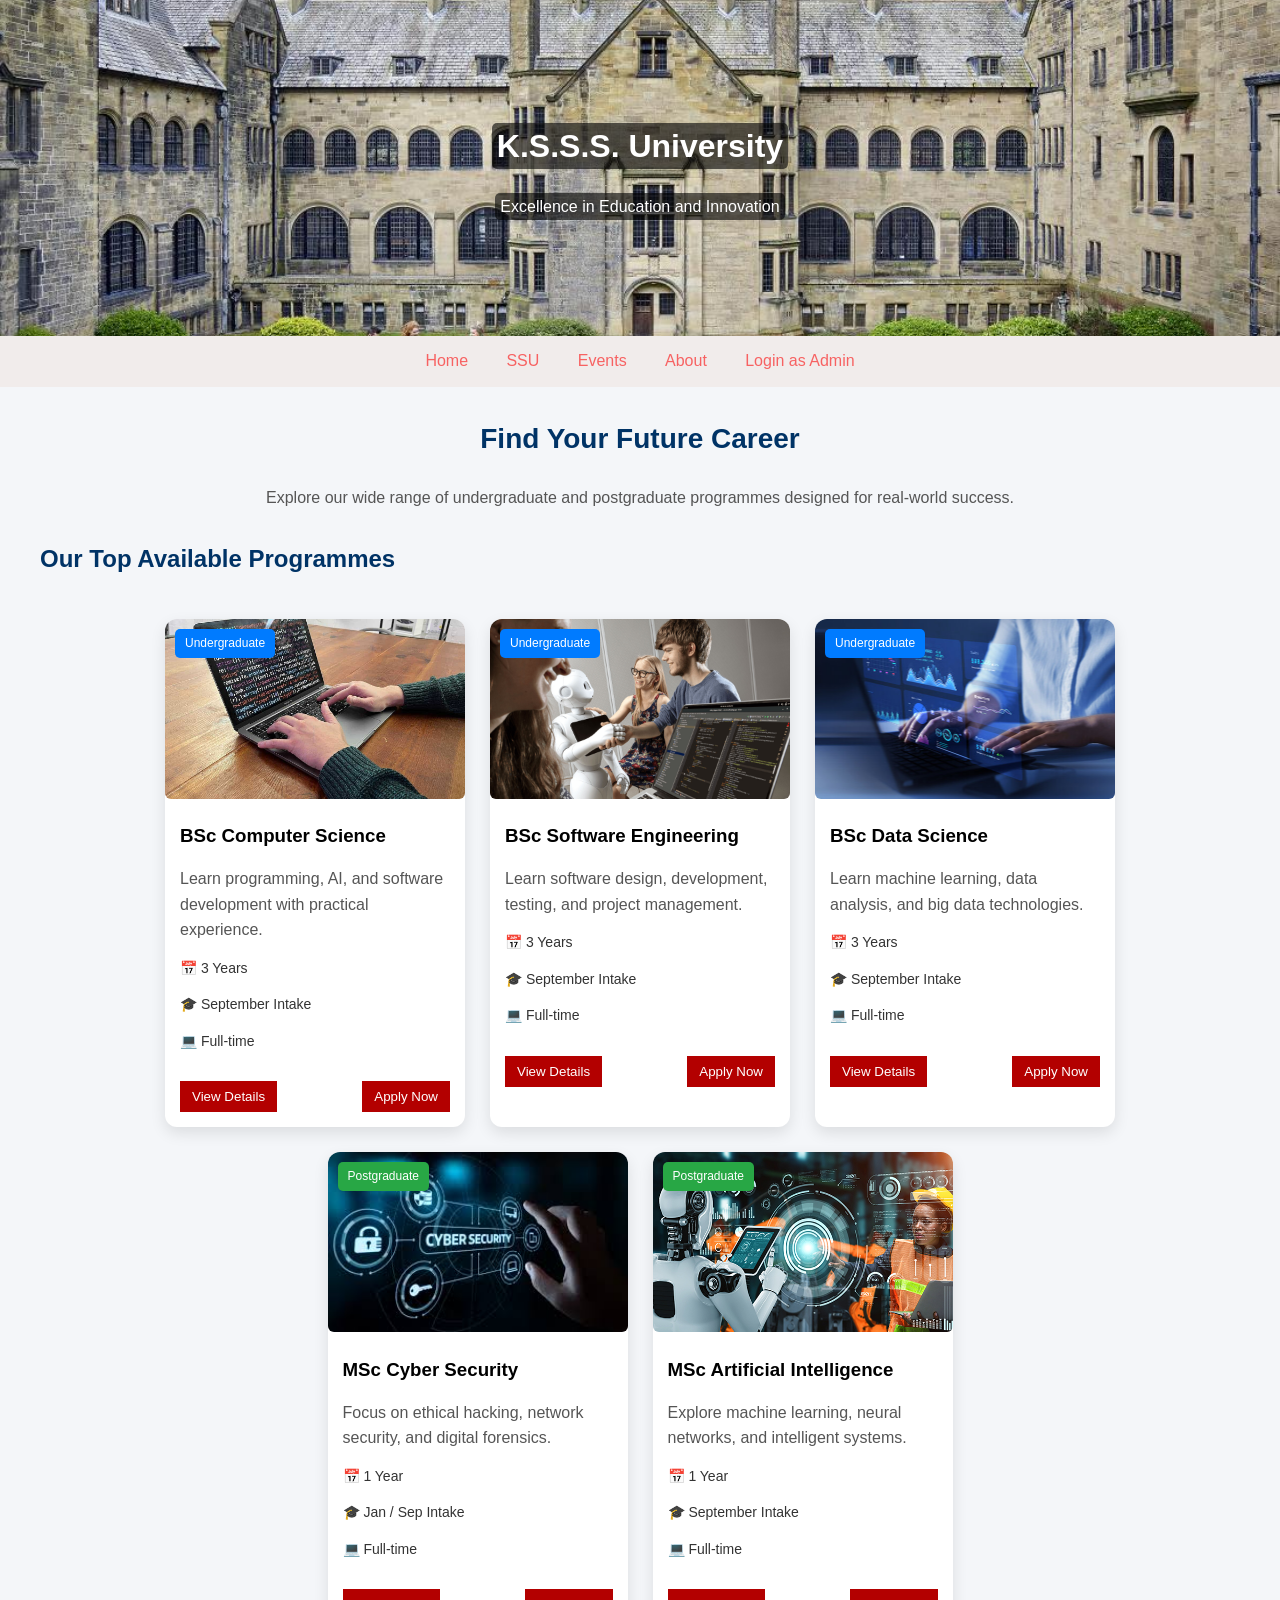
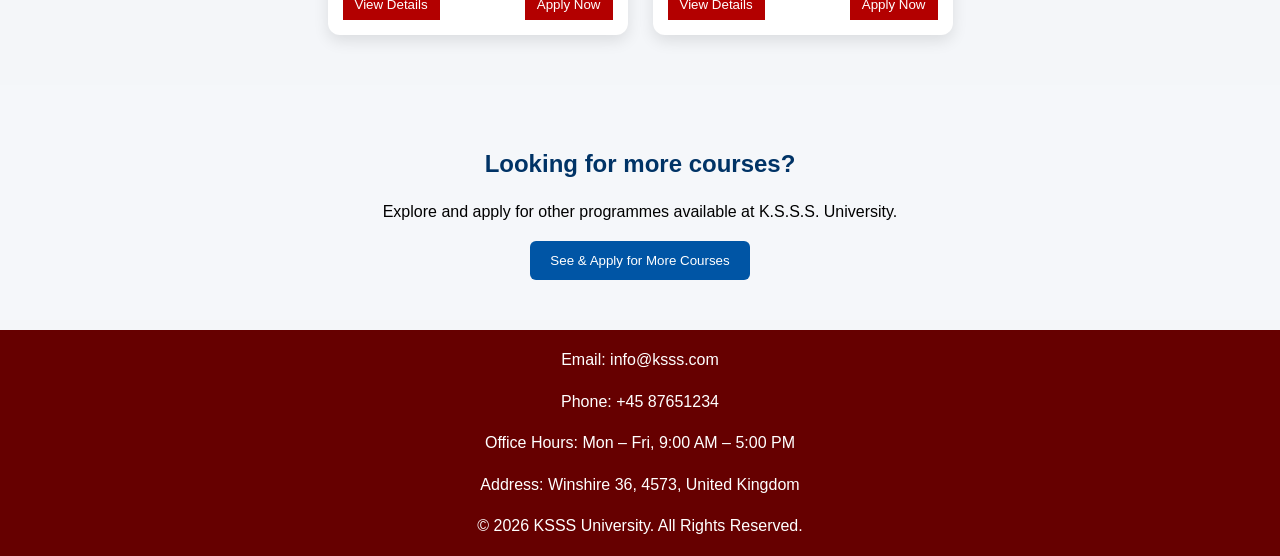
<file: index.html>
<!DOCTYPE html>
<html lang="en">
<head>
    <meta charset="UTF-8">
    <meta name="viewport" content="width=device-width, initial-scale=1.0">
    <title>Student Course Hub</title>
    <link rel="stylesheet" href="style.css">
</head>

<body>

<header>
    <h1><span id="un">K.S.S.S. University</span></h1>
    <p><span id="un">Excellence in Education and Innovation</span></p>
</header>

<nav>
    <a href="index.html">Home</a>
    <a href="ssu.html">SSU</a>
    <a href="events.html">Events</a>
    <a href="about.html">About</a>
    <a href="admin.html">Login as Admin</a>
</nav>

<!-- INTRO SECTION -->
<div id="intro">
    <h2>Find Your Future Career</h2>
    <p>Explore our wide range of undergraduate and postgraduate programmes designed for real-world success.</p>
</div>

<h2 id="title">Our Top Available Programmes</h2>

<div id="programmes">

    
    <div class="pro">
        <img src="bscs.jpg" alt="Computer Science">

        <div class="badge ug">Undergraduate</div>

        <h3>BSc Computer Science</h3>

        <p class="desc">
            Learn programming, AI, and software development with practical experience.
        </p>

        <div class="info">
            <p>📅 3 Years</p>
            <p>🎓 September Intake</p>
            <p>💻 Full-time</p>
        </div>

        <div class="buttons">
            <a href="bsccs.html"><button>View Details</button></a>
            <a href="apply.php"><button class="apply">Apply Now</button></a>
        </div>
    </div>

    <div class="pro">
    <img src="soft.jpg" alt="Software Engineering">

    <div class="badge ug">Undergraduate</div>

    <h3>BSc Software Engineering</h3>

    <p class="desc">
        Learn software design, development, testing, and project management.
    </p>

    <div class="info">
        <p>📅 3 Years</p>
        <p>🎓 September Intake</p>
        <p>💻 Full-time</p>
    </div>

    <div class="buttons">
        <a href="soft.html"><button>View Details</button></a>
        <a href="apply.php"><button class="apply">Apply Now</button></a>
    </div>
</div>

    <div class="pro">
        <img src="data.jpg" alt="Data Science">

        <div class="badge ug">Undergraduate</div>

        <h3>BSc Data Science</h3>

        <p class="desc">
            Learn machine learning, data analysis, and big data technologies.
        </p>

        <div class="info">
            <p>📅 3 Years</p>
            <p>🎓 September Intake</p>
            <p>💻 Full-time</p>
        </div>

        <div class="buttons">
            <a href="bscdata.html"><button>View Details</button></a>
            <a href="apply.php"><button class="apply">Apply Now</button></a>
        </div>
    </div>

    
    <div class="pro">
        <img src="cyb.jpg" alt="Cyber Security">

        <div class="badge pg">Postgraduate</div>

        <h3>MSc Cyber Security</h3>

        <p class="desc">
            Focus on ethical hacking, network security, and digital forensics.
        </p>

        <div class="info">
            <p>📅 1 Year</p>
            <p>🎓 Jan / Sep Intake</p>
            <p>💻 Full-time</p>
        </div>

        <div class="buttons">
            <a href="mscyber.html"><button>View Details</button></a>
           <a href="apply.php"><button class="apply">Apply Now</button></a>
        </div>
    </div>

    <div class="pro">
    <img src="ai.jpg" alt="Artificial Intelligence">

    <div class="badge pg">Postgraduate</div>

    <h3>MSc Artificial Intelligence</h3>

    <p class="desc">
        Explore machine learning, neural networks, and intelligent systems.
    </p>

    <div class="info">
        <p>📅 1 Year</p>
        <p>🎓 September Intake</p>
        <p>💻 Full-time</p>
    </div>

    <div class="buttons">
        <a href="ai.html"><button>View Details</button></a>
        <a href="apply.php"><button class="apply">Apply Now</button></a>
    </div>
</div>

</div>


<div id="more-courses">

    <h2>Looking for more courses?</h2>

    <p>
        Explore and apply for other programmes available at K.S.S.S. University.
    </p>

    <a href="apply.php">
        <button class="apply-btn">See & Apply for More Courses</button>
    </a>

</div>

   




<footer id="footer">
    
    <p>Email: info@ksss.com</p>
    <p>Phone: +45 87651234</p>
    <p>Office Hours: Mon – Fri, 9:00 AM – 5:00 PM</p>
    <p>Address: Winshire 36, 4573, United Kingdom</p>
    <p>&copy; 2026 KSSS University. All Rights Reserved.</p>
</footer>

</body>
</html>
</file>
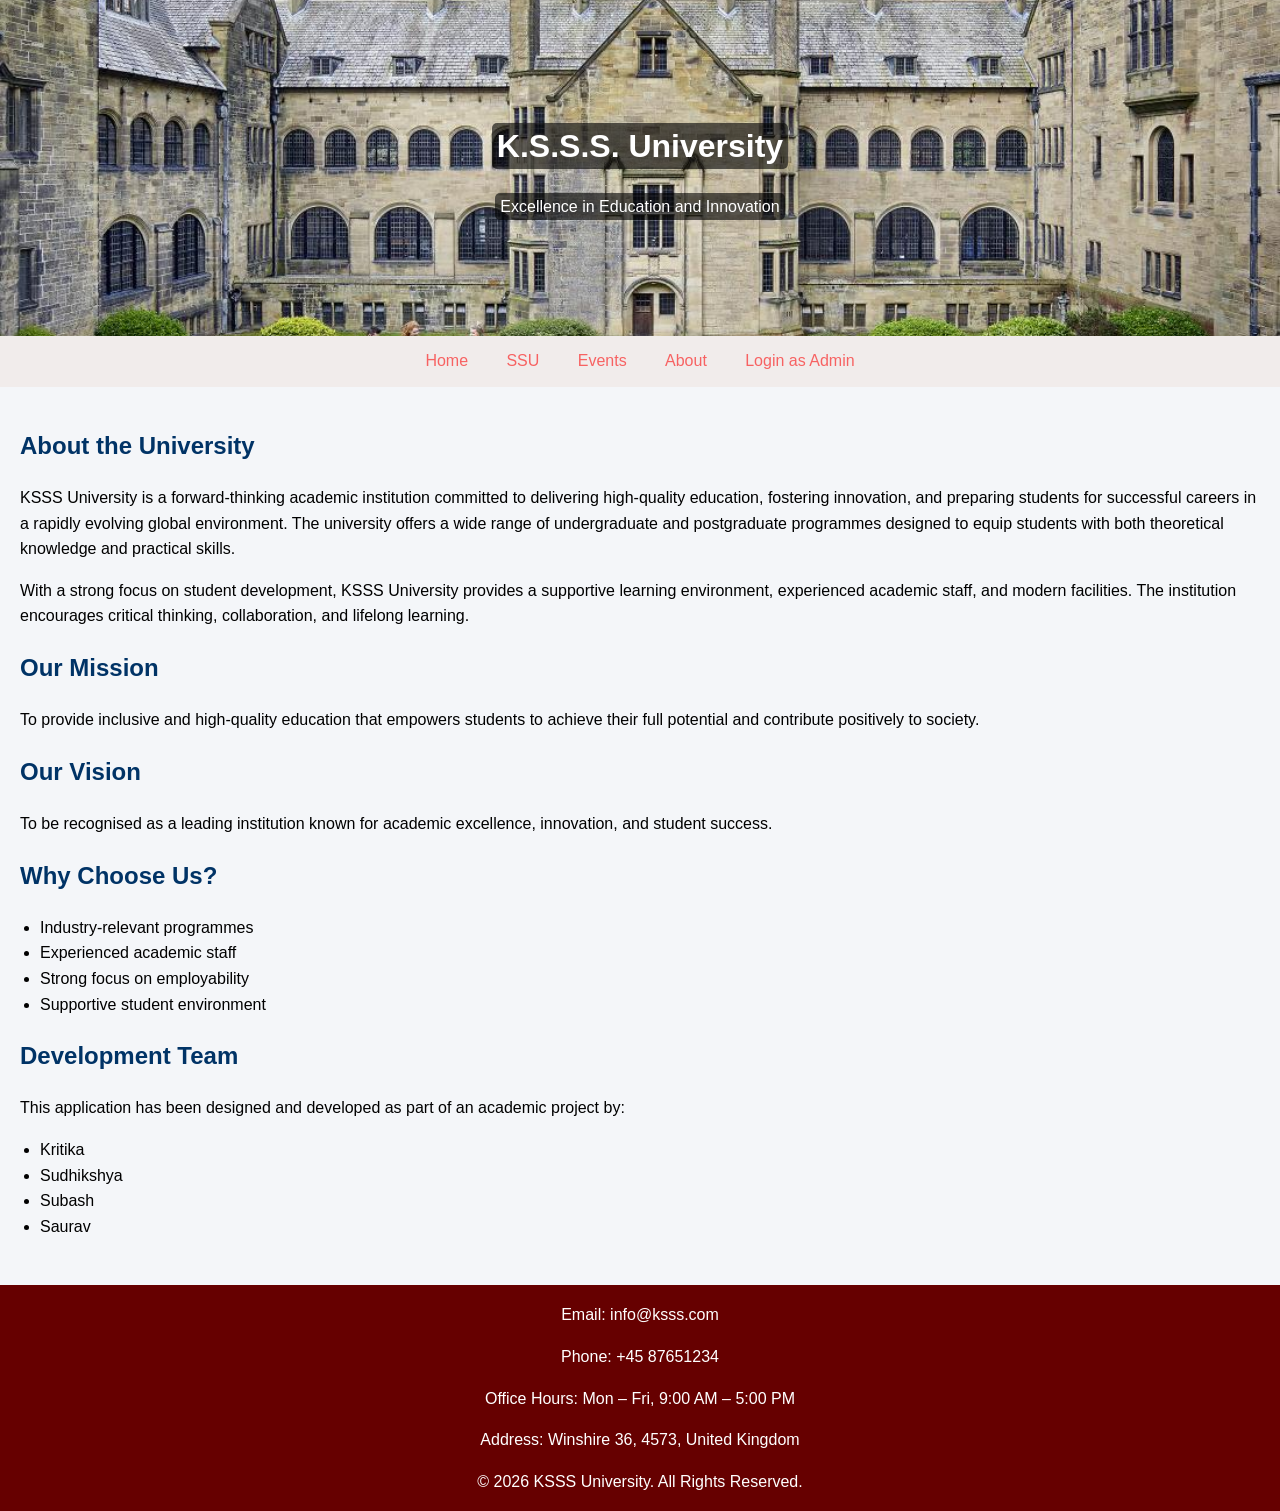
<file: about.html>
<!DOCTYPE html>
<html lang="en">
<head>
    <meta charset="UTF-8">
    <meta name="viewport" content="width=device-width, initial-scale=1.0">
    <title>About KSSS University</title>
    <link rel="stylesheet" href="style.css">
</head>

<body>

<header>
    <h1><span id="un">K.S.S.S. University</span></h1>
    <p><span id="un">Excellence in Education and Innovation</span></p>
</header>

<nav id="navbar">
    <a href="index.html">Home</a>
    <a href="ssu.html">SSU</a>
    <a href="events.html">Events</a>
    <a href="about.html">About</a>
    <a href="admin.html">Login as Admin</a>
</nav>

<div id="container">

    <h2>About the University</h2>
    <p>
        KSSS University is a forward-thinking academic institution committed to delivering high-quality education, 
        fostering innovation, and preparing students for successful careers in a rapidly evolving global environment. 
        The university offers a wide range of undergraduate and postgraduate programmes designed to equip students 
        with both theoretical knowledge and practical skills.
    </p>

    <p>
        With a strong focus on student development, KSSS University provides a supportive learning environment, 
        experienced academic staff, and modern facilities. The institution encourages critical thinking, 
        collaboration, and lifelong learning.
    </p>

    <h2>Our Mission</h2>
    <p>
        To provide inclusive and high-quality education that empowers students to achieve their full potential 
        and contribute positively to society.
    </p>

    <h2>Our Vision</h2>
    <p>
        To be recognised as a leading institution known for academic excellence, innovation, and student success.
    </p>

    <h2>Why Choose Us?</h2>
<ul>
    <li>Industry-relevant programmes</li>
    <li>Experienced academic staff</li>
    <li>Strong focus on employability</li>
    <li>Supportive student environment</li>
</ul>

    <h2>Development Team</h2>
    <p>
        This application has been designed and developed as part of an academic project by:
    </p>

    <ul>
        <li>Kritika</li>
        <li>Sudhikshya</li>
        <li>Subash</li>
        <li>Saurav</li>
    </ul>

</div>

<footer id="footer">
    
    <p>Email: info@ksss.com</p>
    <p>Phone: +45 87651234</p>
    <p>Office Hours: Mon – Fri, 9:00 AM – 5:00 PM</p>
    <p>Address: Winshire 36, 4573, United Kingdom</p>
    <p>&copy; 2026 KSSS University. All Rights Reserved.</p>
</footer>

</body>
</html>
</file>
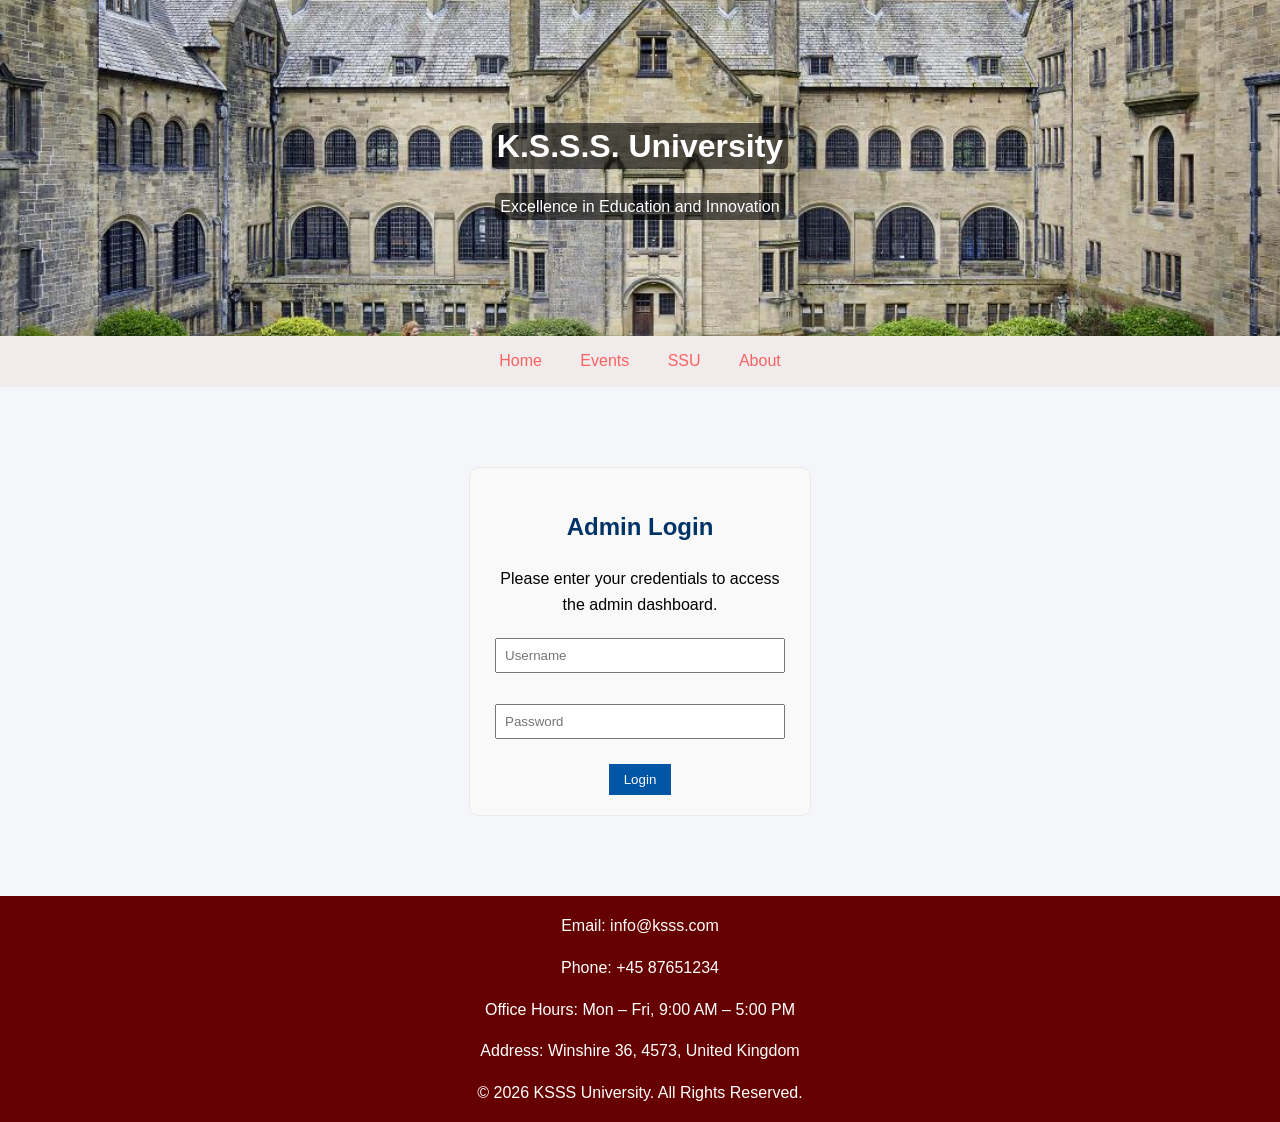
<file: admin.html>
<!DOCTYPE html>
<html lang="en">
<head>
    <meta charset="UTF-8">
    <meta name="viewport" content="width=device-width, initial-scale=1.0">
    <title>Admin Login - KSSS University</title>
    <link rel="stylesheet" href="style.css">
</head>

<body>

<header>
    <h1><span id="un">K.S.S.S. University</span></h1>
    <p><span id="un">Excellence in Education and Innovation</span></p>
</header>

<nav id="navbar">
    <a href="index.html">Home</a>
    <a href="events.html">Events</a>
    <a href="ssu.html">SSU</a>
    <a href="about.html">About</a>
</nav>

<div id="login-container">

    <h2>Admin Login</h2>
    <p>Please enter your credentials to access the admin dashboard.</p>

    <form action="login.php" method="POST">

        <input type="text" name="username" placeholder="Username" required><br><br>

        <input type="password" name="password" placeholder="Password" required><br><br>

        <button type="submit">Login</button>

    </form>

</div>

<footer id="footer">
    
    <p>Email: info@ksss.com</p>
    <p>Phone: +45 87651234</p>
    <p>Office Hours: Mon – Fri, 9:00 AM – 5:00 PM</p>
    <p>Address: Winshire 36, 4573, United Kingdom</p>
    <p>&copy; 2026 KSSS University. All Rights Reserved.</p>
</footer>

</body>
</html>
</file>
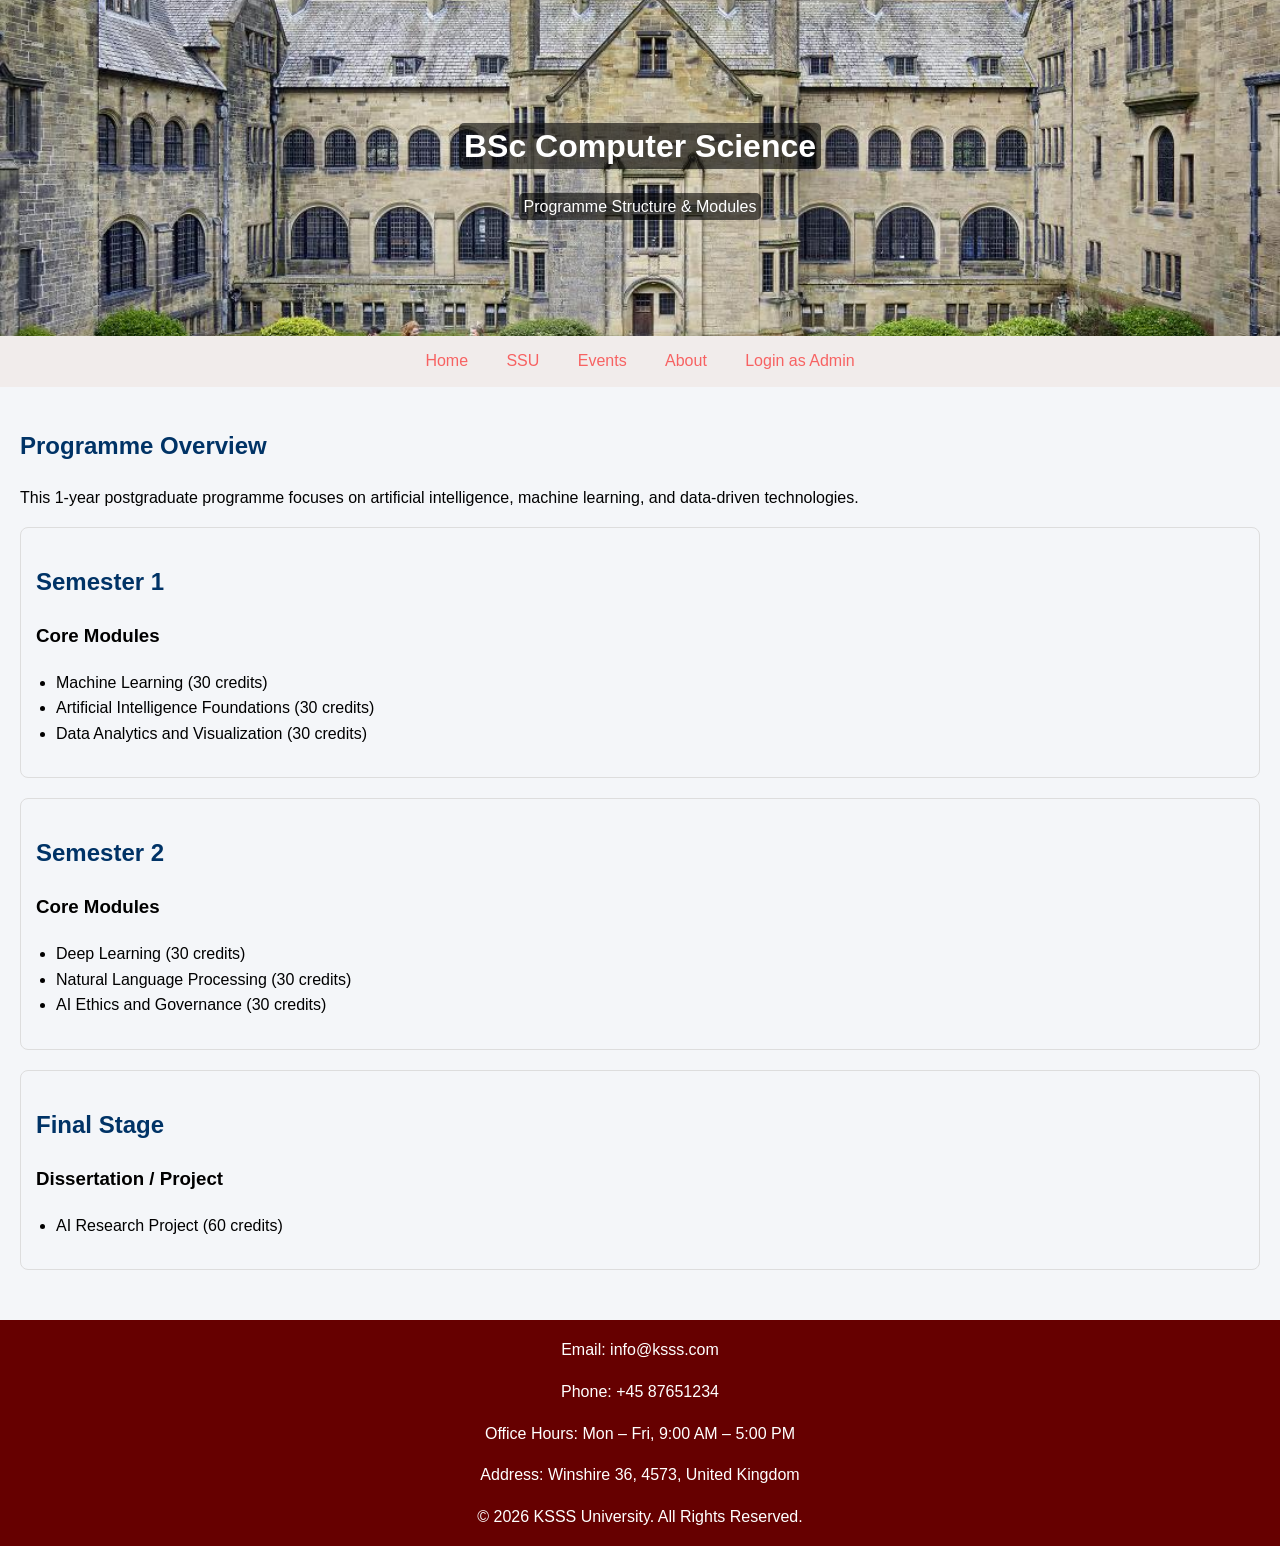
<file: ai.html>
<!DOCTYPE html>
<html lang="en">
<head>
    <meta charset="UTF-8">
    <meta name="viewport" content="width=device-width, initial-scale=1.0">
    <title>Document</title>
    <link rel="stylesheet" href="style.css">
</head>
<body>
    


<header>
    <h1><span id="un">BSc Computer Science</span></h1>
    <p><span id="un">Programme Structure & Modules</span></p>
</header>

<nav>
    <a href="index.html">Home</a>
    <a href="ssu.html">SSU</a>
    <a href="events.html">Events</a>
    <a href="about.html">About</a>
    <a href="admin.html">Login as Admin</a>
</nav>

<div id="container">

    <h2>Programme Overview</h2>
    <p>This 1-year postgraduate programme focuses on artificial intelligence, machine learning, and data-driven technologies.</p>

    <!-- Semester 1 -->
    <div id="year">
        <h2>Semester 1</h2>
        <h3>Core Modules</h3>
        <ul>
            <li>Machine Learning (30 credits)</li>
            <li>Artificial Intelligence Foundations (30 credits)</li>
            <li>Data Analytics and Visualization (30 credits)</li>
        </ul>
    </div>

    <!-- Semester 2 -->
    <div id="year">
        <h2>Semester 2</h2>
        <h3>Core Modules</h3>
        <ul>
            <li>Deep Learning (30 credits)</li>
            <li>Natural Language Processing (30 credits)</li>
            <li>AI Ethics and Governance (30 credits)</li>
        </ul>
    </div>

    <!-- Final Project -->
    <div id="year">
        <h2>Final Stage</h2>

        <h3>Dissertation / Project</h3>
        <ul>
            <li>AI Research Project (60 credits)</li>
        </ul>
    </div>

</div>

<footer id="footer">
    
    <p>Email: info@ksss.com</p>
    <p>Phone: +45 87651234</p>
    <p>Office Hours: Mon – Fri, 9:00 AM – 5:00 PM</p>
    <p>Address: Winshire 36, 4573, United Kingdom</p>
    <p>&copy; 2026 KSSS University. All Rights Reserved.</p>
</footer>

</div>

</body>
</html>
</file>
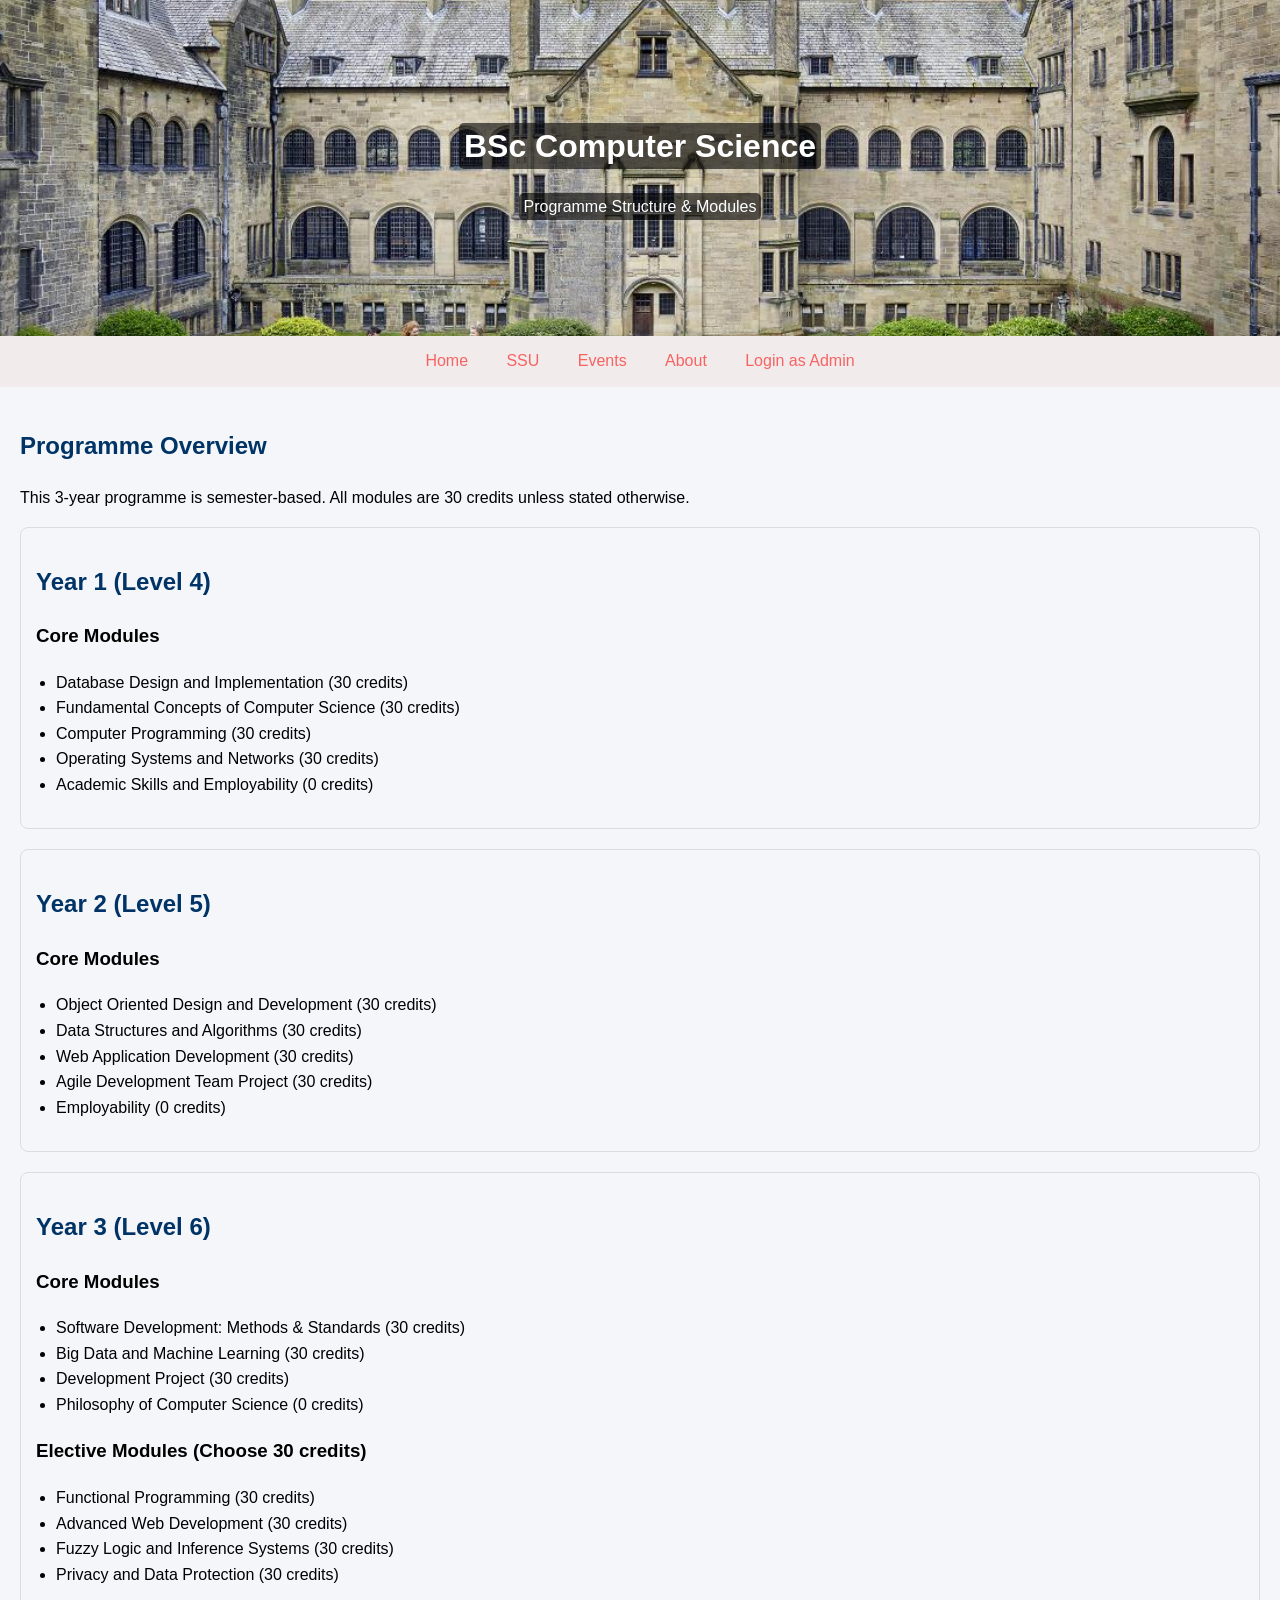
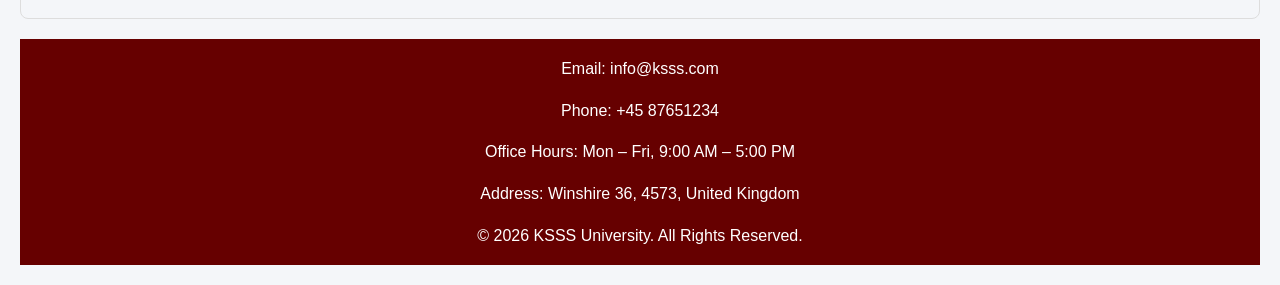
<file: bsccs.html>
<!DOCTYPE html>
<html lang="en">
<head>
    <meta charset="UTF-8">
    <meta name="viewport" content="width=device-width, initial-scale=1.0">
    <title>Document</title>
    <link rel="stylesheet" href="style.css">
</head>
<body>
    


<header>
    <h1><span id="un">BSc Computer Science</span></h1>
    <p><span id="un">Programme Structure & Modules</span></p>
</header>

<nav>
    <a href="index.html">Home</a>
    <a href="ssu.html">SSU</a>
    <a href="events.html">Events</a>
    <a href="about.html">About</a>
    <a href="admin.html">Login as Admin</a>
</nav>

<div id="container">

    <h2>Programme Overview</h2>
    <p>This 3-year programme is semester-based. All modules are 30 credits unless stated otherwise.</p>

    <!-- Year 1 -->
    <div id="year">
        <h2>Year 1 (Level 4)</h2>
        <h3>Core Modules</h3>
        <ul>
            <li>Database Design and Implementation (30 credits)</li>
            <li>Fundamental Concepts of Computer Science (30 credits)</li>
            <li>Computer Programming (30 credits)</li>
            <li>Operating Systems and Networks (30 credits)</li>
            <li>Academic Skills and Employability (0 credits)</li>
        </ul>
    </div>

    <!-- Year 2 -->
    <div id="year">
        <h2>Year 2 (Level 5)</h2>
        <h3>Core Modules</h3>
        <ul>
            <li>Object Oriented Design and Development (30 credits)</li>
            <li>Data Structures and Algorithms (30 credits)</li>
            <li>Web Application Development (30 credits)</li>
            <li>Agile Development Team Project (30 credits)</li>
            <li>Employability (0 credits)</li>
        </ul>
    </div>

    <!-- Year 3 -->
     
    <div id="year">
        <h2>Year 3 (Level 6)</h2>

        <h3>Core Modules</h3>
        <ul>
            <li>Software Development: Methods & Standards (30 credits)</li>
            <li>Big Data and Machine Learning (30 credits)</li>
            <li>Development Project (30 credits)</li>
            <li>Philosophy of Computer Science (0 credits)</li>
        </ul>

        <h3>Elective Modules (Choose 30 credits)</h3>
        <ul>
            <li>Functional Programming (30 credits)</li>
            <li>Advanced Web Development (30 credits)</li>
            <li>Fuzzy Logic and Inference Systems (30 credits)</li>
            <li>Privacy and Data Protection (30 credits)</li>
        </ul>
    </div>

<footer id="footer">
    
    <p>Email: info@ksss.com</p>
    <p>Phone: +45 87651234</p>
    <p>Office Hours: Mon – Fri, 9:00 AM – 5:00 PM</p>
    <p>Address: Winshire 36, 4573, United Kingdom</p>
    <p>&copy; 2026 KSSS University. All Rights Reserved.</p>
</footer>

</div>

</body>
</html>
</file>
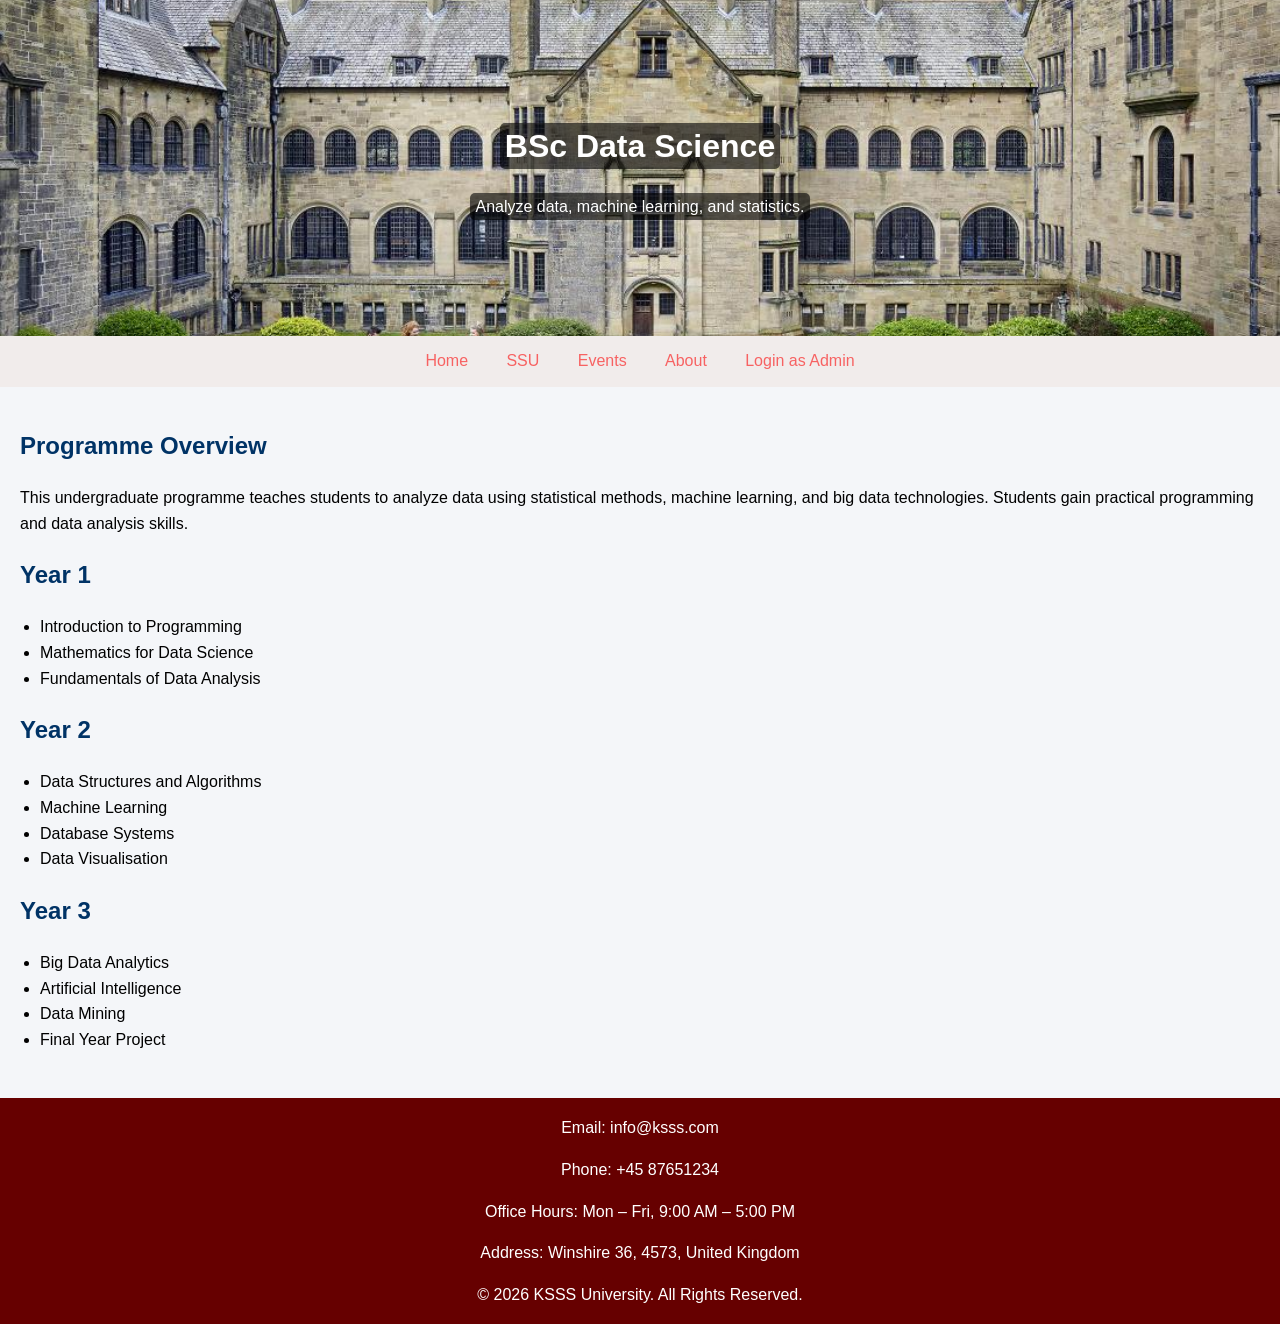
<file: bscdata.html>
<!DOCTYPE html>
<html lang="en">
<head>
    <meta charset="UTF-8">
    <meta name="viewport" content="width=device-width, initial-scale=1.0">
    <title>BSc Data Science</title>
    <link rel="stylesheet" href="style.css">
</head>
<body>

<header>
    <h1><span id="un">BSc Data Science</span></h1>
    <p><span id="un">Analyze data, machine learning, and statistics.</span></p>
</header>

<nav>
    <a href="index.html">Home</a>
    <a href="ssu.html">SSU</a>
    <a href="events.html">Events</a>
    <a href="about.html">About</a>
    <a href="admin.html">Login as Admin</a>
</nav>

<div id="container">

    <h2>Programme Overview</h2>
    <p>This undergraduate programme teaches students to analyze data using statistical methods, machine learning, and big data technologies. Students gain practical programming and data analysis skills.</p>

    <!-- Year 1 -->
    <div id="year1">
        <h2>Year 1</h2>
        <ul>
            <li>Introduction to Programming</li>
            <li>Mathematics for Data Science</li>
            <li>Fundamentals of Data Analysis</li>
        </ul>
    </div>

    <!-- Year 2 -->
    <div id="year2">
        <h2>Year 2</h2>
        <ul>
            <li>Data Structures and Algorithms</li>
            <li>Machine Learning</li>
            <li>Database Systems</li>
            <li>Data Visualisation</li>
        </ul>
    </div>

    <!-- Year 3 -->
    <div id="year3">
        <h2>Year 3</h2>
        <ul>
            <li>Big Data Analytics</li>
            <li>Artificial Intelligence</li>
            <li>Data Mining</li>
            <li>Final Year Project</li>
        </ul>
    </div>

  

</div>

<footer id="footer">
    
    <p>Email: info@ksss.com</p>
    <p>Phone: +45 87651234</p>
    <p>Office Hours: Mon – Fri, 9:00 AM – 5:00 PM</p>
    <p>Address: Winshire 36, 4573, United Kingdom</p>
    <p>&copy; 2026 KSSS University. All Rights Reserved.</p>
</footer>

</body>
</html>
</file>
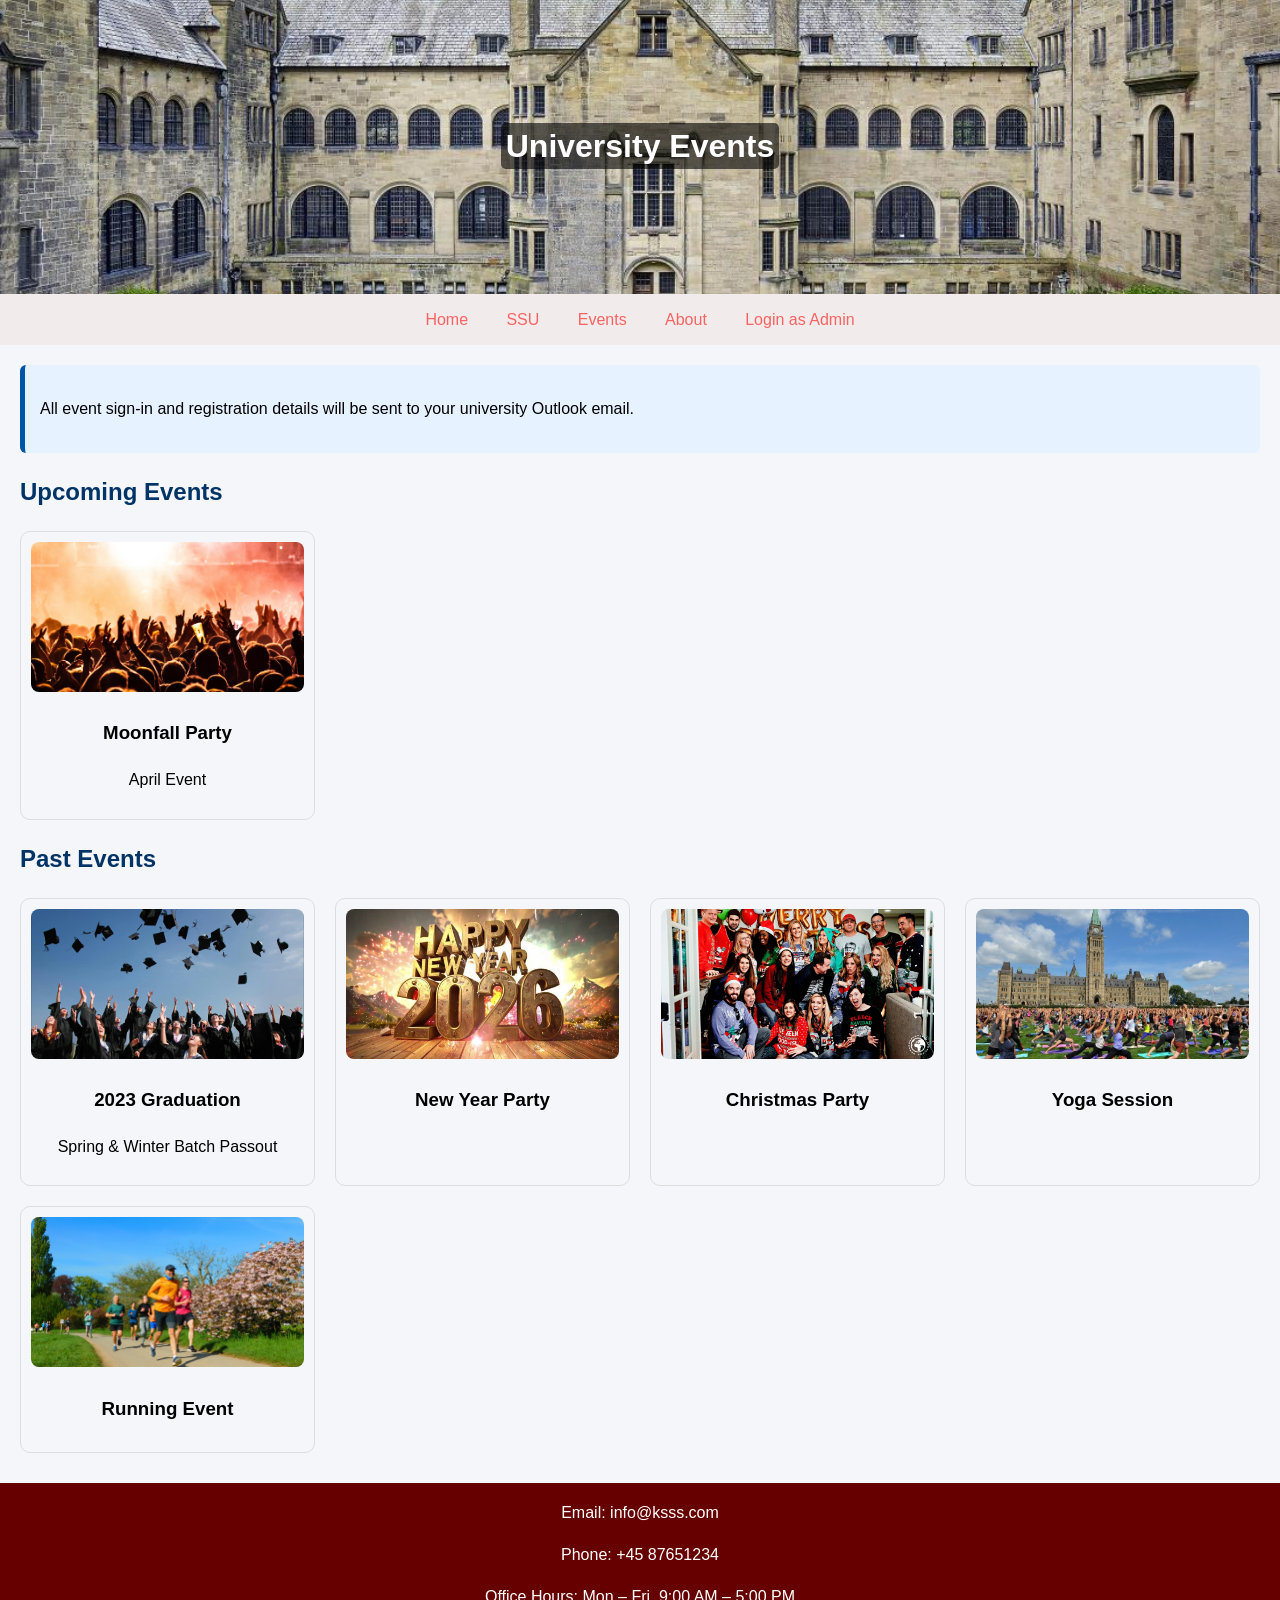
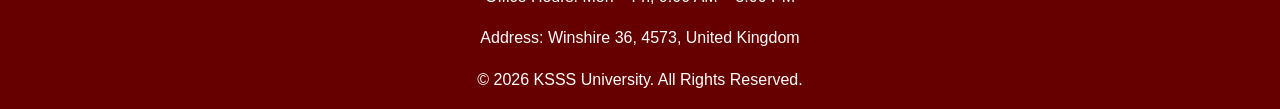
<file: events.html>
<!DOCTYPE html>
<html lang="en">
<head>
    <meta charset="UTF-8">
    <meta name="viewport" content="width=device-width, initial-scale=1.0">
    <title>University Events</title>
    <link rel="stylesheet" href="style.css">
</head>

<body>

<header id="header">
    <h1><span id="un">University Events</span></h1>
</header>

<nav id="navbar">
    <a href="index.html">Home</a>
    <a href="ssu.html">SSU</a>
    <a href="events.html">Events</a>
    <a href="about.html">About</a>
    <a href="admin.html">Login as Admin</a>
</nav>

<div id="container">

    <div id="notification-box">
    <p>All event sign-in and registration details will be sent to your university Outlook email.</p>
</div>

    <!-- UPCOMING EVENTS -->
    <h2>Upcoming Events</h2>
    <div id="upcoming-grid">

        <div id="event1">
            <img src="moon.jpg" alt="Moonfall Party">
            <h3>Moonfall Party</h3>
            <p>April Event</p>
        </div>

    </div>

    <!-- PAST EVENTS -->
    <h2>Past Events</h2>
    <div id="past-grid">

        <div id="event2">
            <img src="grad.jpg" alt="Graduation">
            <h3>2023 Graduation</h3>
            <p>Spring & Winter Batch Passout</p>
        </div>

        <div id="event3">
            <img src="new.jpg" alt="New Year Party">
            <h3>New Year Party </h3>
        </div>

        <div id="event4">
            <img src="christ.jpg" alt="Christmas Party">
            <h3>Christmas Party</h3>
        </div>

        <div id="event5">
            <img src="yoga.jpg" alt="Yoga Event">
            <h3>Yoga Session</h3>
        </div>

        <div id="event6">
            <img src="run.jpg" alt="Running Event">
            <h3>Running Event</h3>
        </div>

    </div>

</div>

<footer id="footer">
    
    <p>Email: info@ksss.com</p>
    <p>Phone: +45 87651234</p>
    <p>Office Hours: Mon – Fri, 9:00 AM – 5:00 PM</p>
    <p>Address: Winshire 36, 4573, United Kingdom</p>
    <p>&copy; 2026 KSSS University. All Rights Reserved.</p>
</footer>

</body>
</html>
</file>
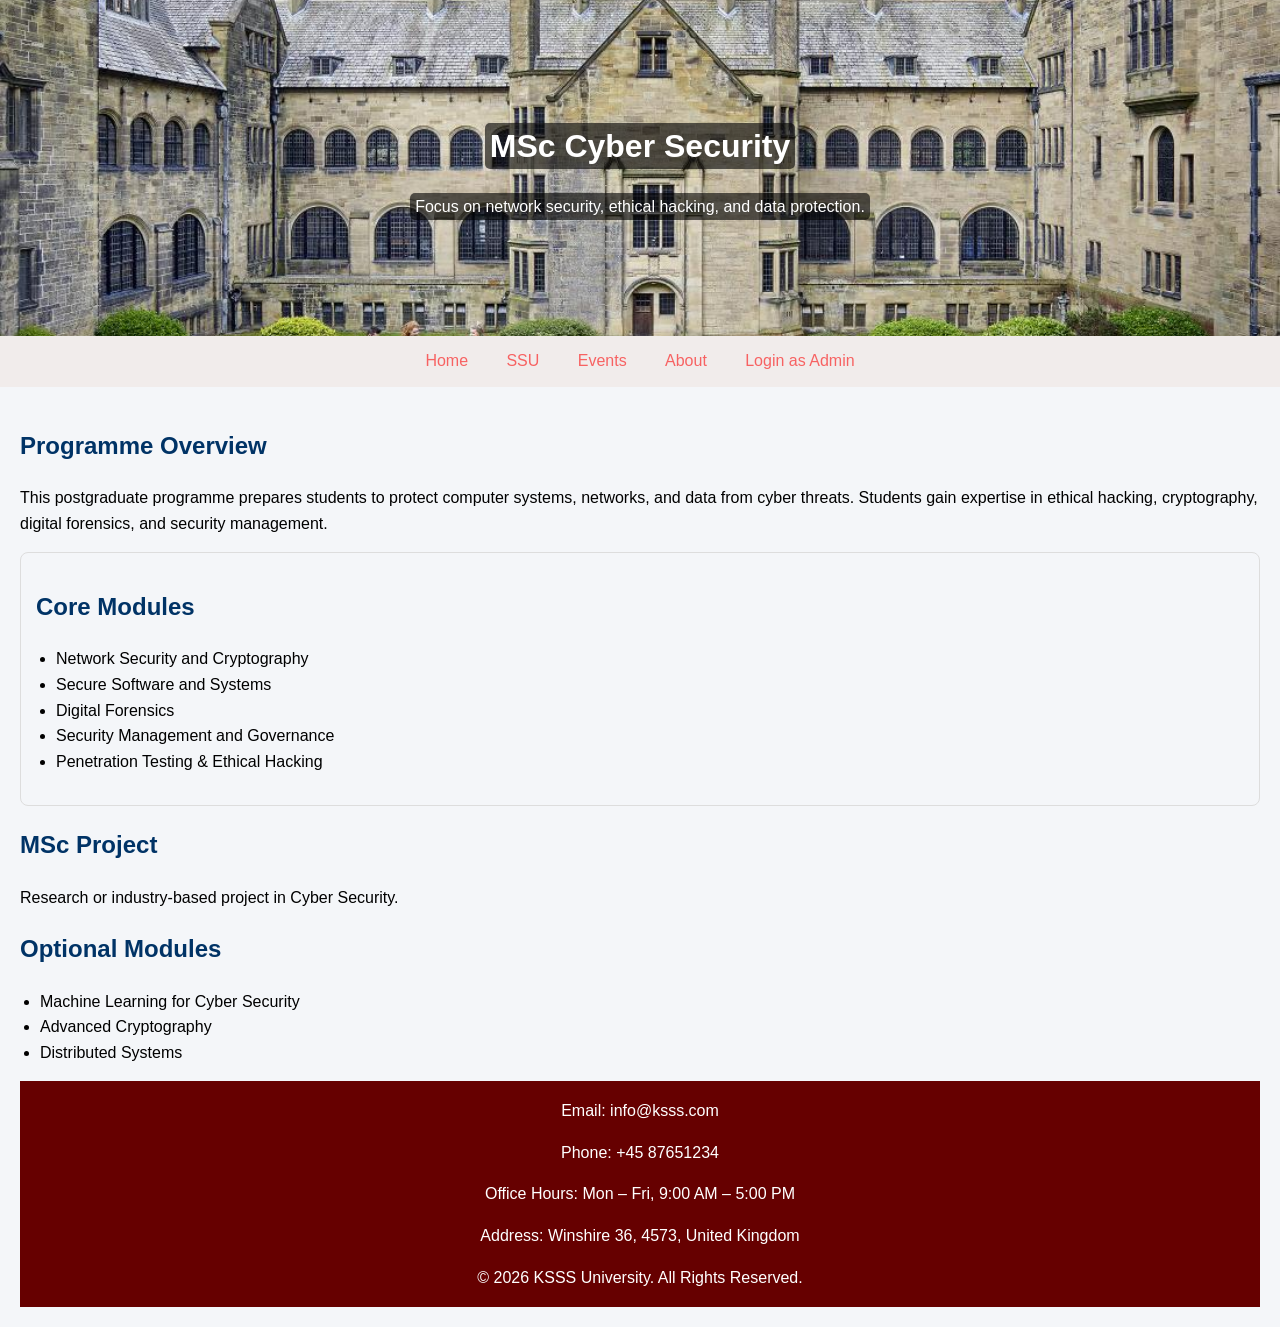
<file: mscyber.html>
<!DOCTYPE html>
<html lang="en">
<head>
    <meta charset="UTF-8">
    <meta name="viewport" content="width=device-width, initial-scale=1.0">
    <title>MSc Cyber Security</title>
    <link rel="stylesheet" href="style.css">
</head>
<body>

<header>
    <h1><span id="un">MSc Cyber Security</span></h1>
    <p><span id="un">Focus on network security, ethical hacking, and data protection.</span></p>
</header>

<nav>
    <a href="index.html">Home</a>
    <a href="ssu.html">SSU</a>
    <a href="events.html">Events</a>
    <a href="about.html">About</a>
    <a href="admin.html">Login as Admin</a>
</nav>

<div id="container">

    <h2>Programme Overview</h2>
    <p>This postgraduate programme prepares students to protect computer systems, networks, and data from cyber threats. Students gain expertise in ethical hacking, cryptography, digital forensics, and security management.</p>

    <!-- Core Modules -->

    <div id="year">
        <h2>Core Modules</h2>
        <ul>
            <li>Network Security and Cryptography</li>
            <li>Secure Software and Systems</li>
            <li>Digital Forensics</li>
            <li>Security Management and Governance</li>
            <li>Penetration Testing & Ethical Hacking</li>
        </ul>
    </div>

    <!-- Project -->
    <div id="project">
        <h2>MSc Project</h2>
        <p>Research or industry-based project in Cyber Security.</p>
    </div>

    <!-- Optional Modules -->
    <div id="electives">
        <h2>Optional Modules</h2>
        <ul>
            <li>Machine Learning for Cyber Security</li>
            <li>Advanced Cryptography</li>
            <li>Distributed Systems</li>
        </ul>
    </div>

<footer id="footer">
    
    <p>Email: info@ksss.com</p>
    <p>Phone: +45 87651234</p>
    <p>Office Hours: Mon – Fri, 9:00 AM – 5:00 PM</p>
    <p>Address: Winshire 36, 4573, United Kingdom</p>
    <p>&copy; 2026 KSSS University. All Rights Reserved.</p>
</footer>

</div>

</body>
</html>
</file>
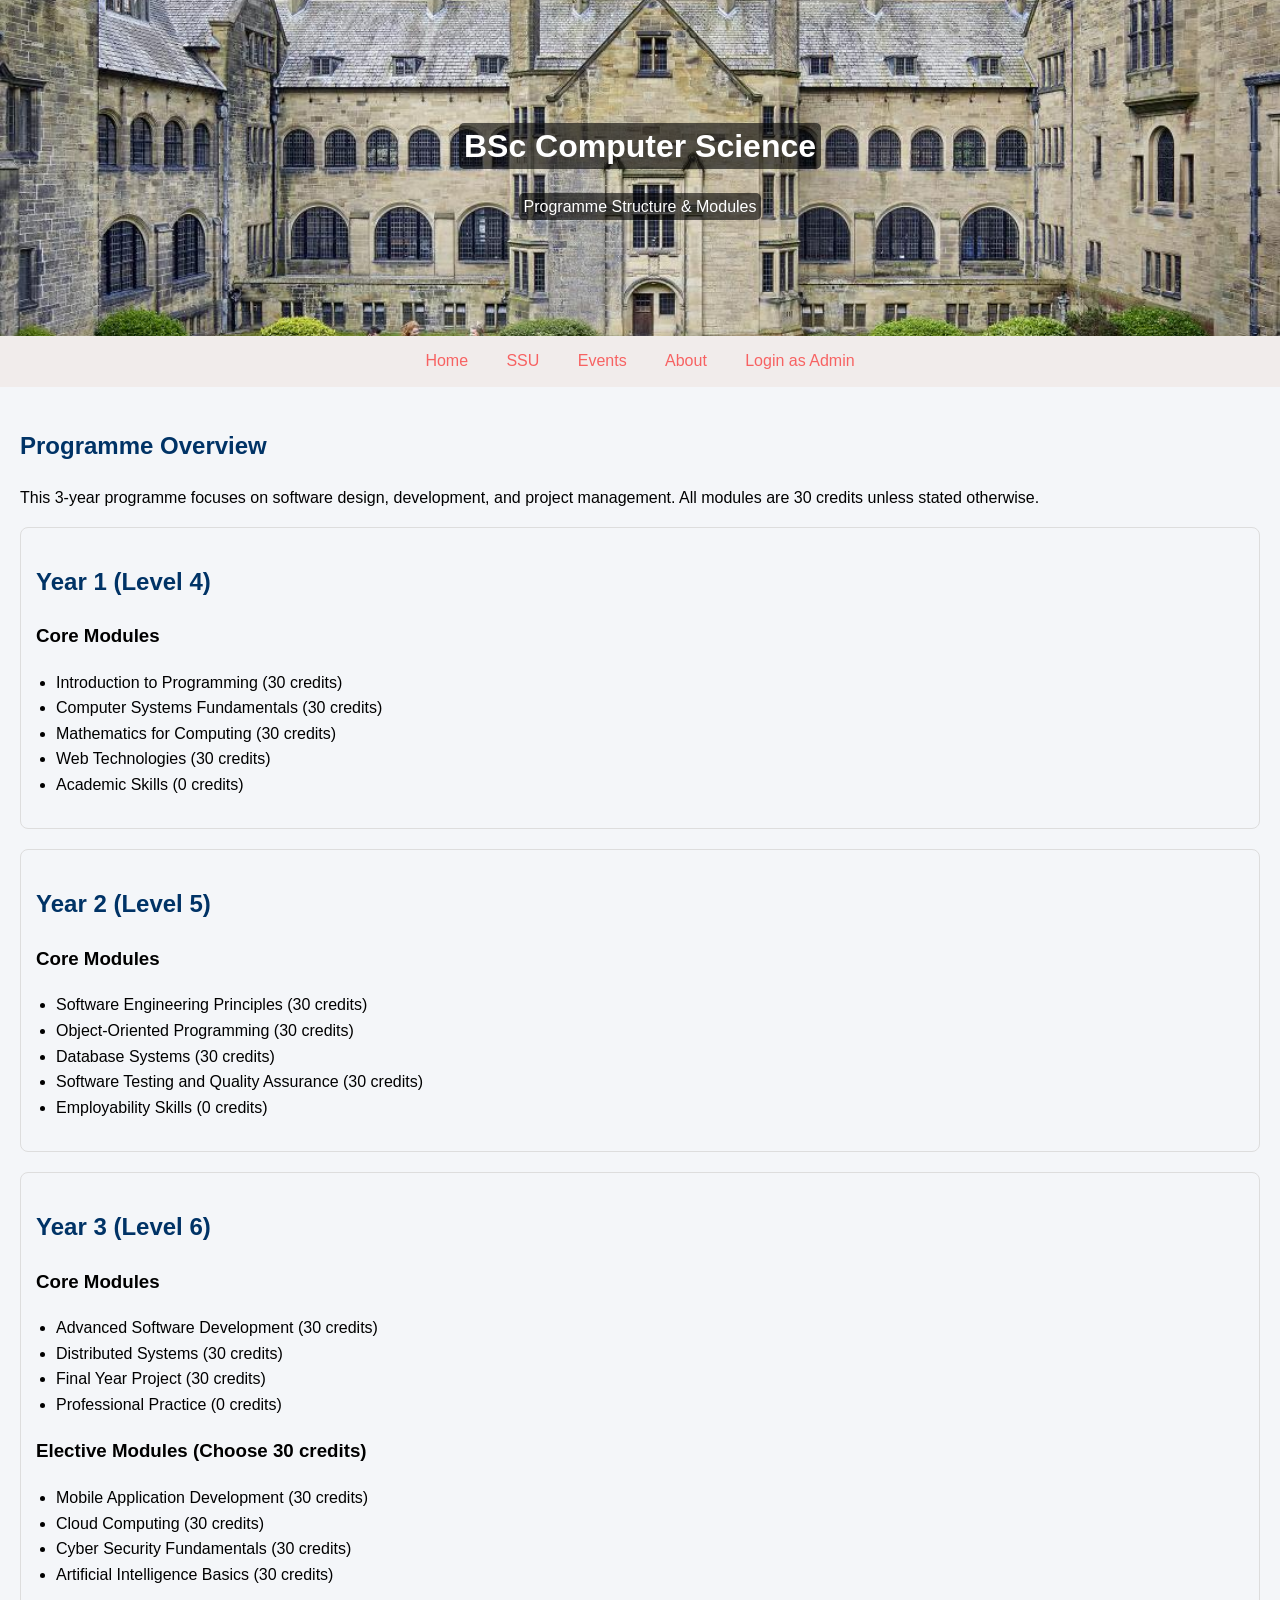
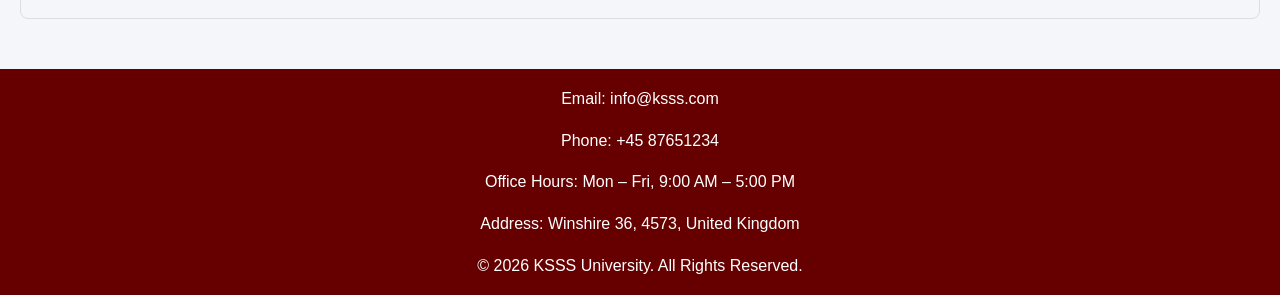
<file: soft.html>
<!DOCTYPE html>
<html lang="en">
<head>
    <meta charset="UTF-8">
    <meta name="viewport" content="width=device-width, initial-scale=1.0">
    <title>Document</title>
    <link rel="stylesheet" href="style.css">
</head>
<body>
    


<header>
    <h1><span id="un">BSc Computer Science</span></h1>
    <p><span id="un">Programme Structure & Modules</span></p>
</header>

<nav>
    <a href="index.html">Home</a>
    <a href="ssu.html">SSU</a>
    <a href="events.html">Events</a>
    <a href="about.html">About</a>
    <a href="admin.html">Login as Admin</a>
</nav>

<div id="container">

    <h2>Programme Overview</h2>
    <p>This 3-year programme focuses on software design, development, and project management. All modules are 30 credits unless stated otherwise.</p>

    <!-- Year 1 -->
    <div id="year">
        <h2>Year 1 (Level 4)</h2>
        <h3>Core Modules</h3>
        <ul>
            <li>Introduction to Programming (30 credits)</li>
            <li>Computer Systems Fundamentals (30 credits)</li>
            <li>Mathematics for Computing (30 credits)</li>
            <li>Web Technologies (30 credits)</li>
            <li>Academic Skills (0 credits)</li>
        </ul>
    </div>

    <!-- Year 2 -->
    <div id="year">
        <h2>Year 2 (Level 5)</h2>
        <h3>Core Modules</h3>
        <ul>
            <li>Software Engineering Principles (30 credits)</li>
            <li>Object-Oriented Programming (30 credits)</li>
            <li>Database Systems (30 credits)</li>
            <li>Software Testing and Quality Assurance (30 credits)</li>
            <li>Employability Skills (0 credits)</li>
        </ul>
    </div>

    <!-- Year 3 -->
    <div id="year">
        <h2>Year 3 (Level 6)</h2>

        <h3>Core Modules</h3>
        <ul>
            <li>Advanced Software Development (30 credits)</li>
            <li>Distributed Systems (30 credits)</li>
            <li>Final Year Project (30 credits)</li>
            <li>Professional Practice (0 credits)</li>
        </ul>

        <h3>Elective Modules (Choose 30 credits)</h3>
        <ul>
            <li>Mobile Application Development (30 credits)</li>
            <li>Cloud Computing (30 credits)</li>
            <li>Cyber Security Fundamentals (30 credits)</li>
            <li>Artificial Intelligence Basics (30 credits)</li>
        </ul>
    </div>

</div>

<footer id="footer">
    
    <p>Email: info@ksss.com</p>
    <p>Phone: +45 87651234</p>
    <p>Office Hours: Mon – Fri, 9:00 AM – 5:00 PM</p>
    <p>Address: Winshire 36, 4573, United Kingdom</p>
    <p>&copy; 2026 KSSS University. All Rights Reserved.</p>
</footer>

</div>

</body>
</html>
</file>
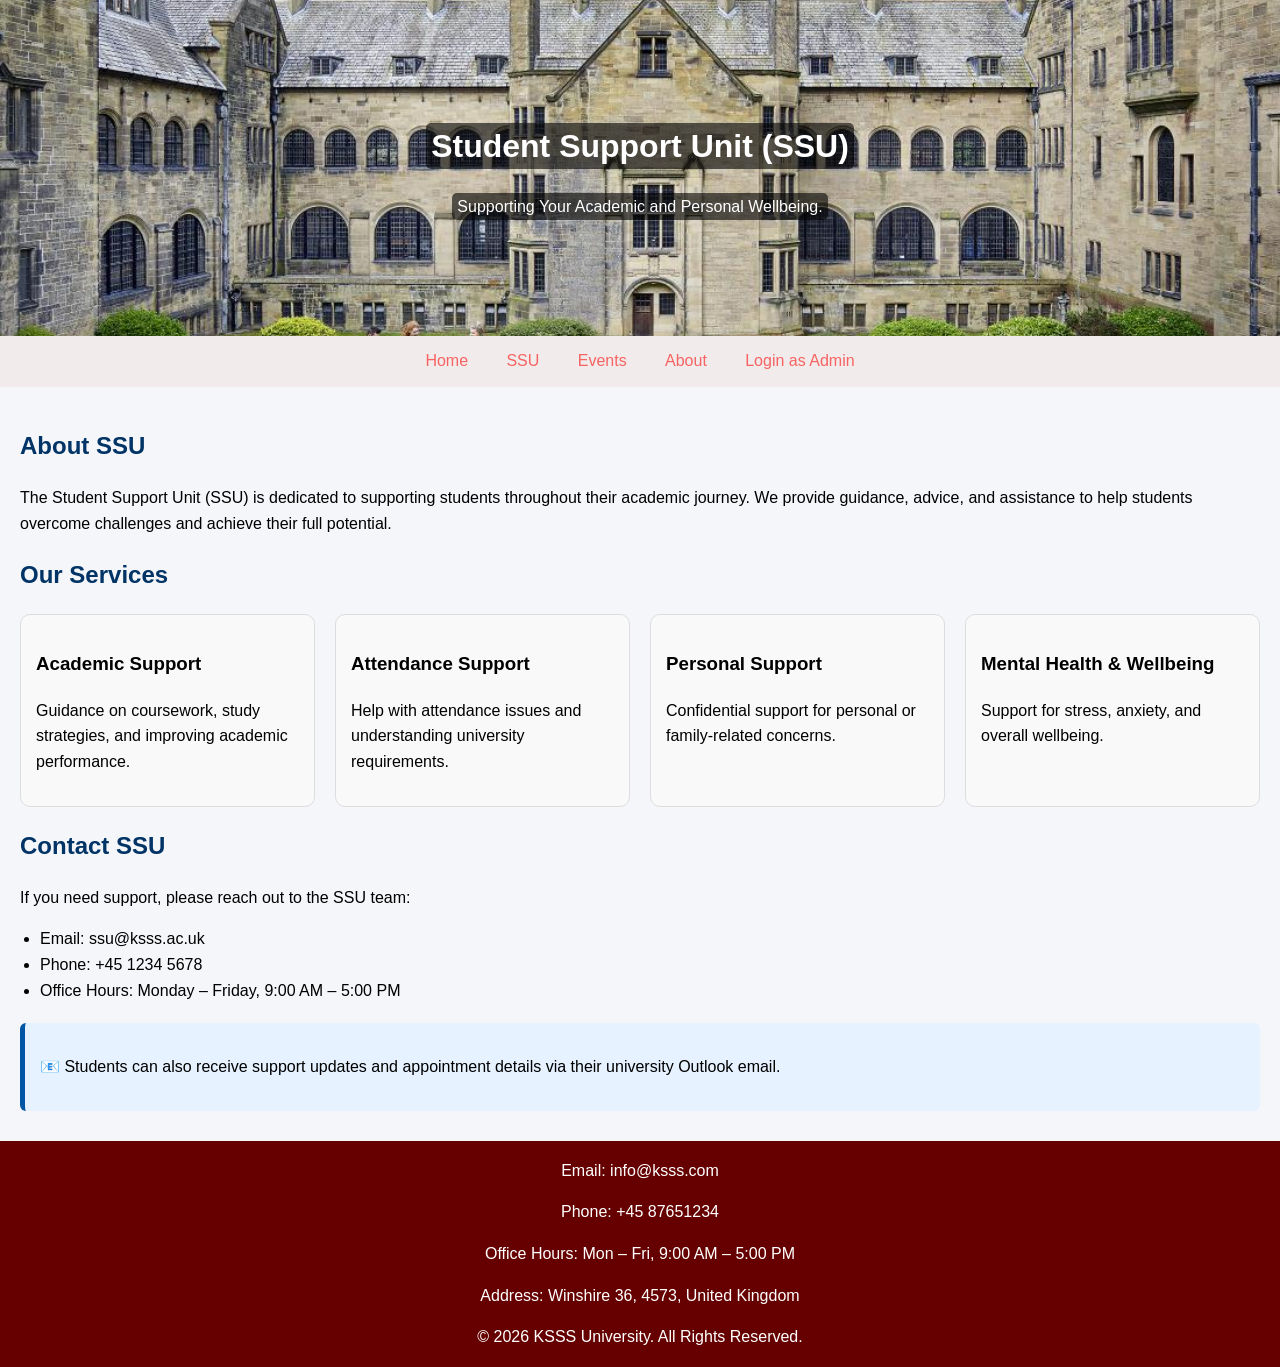
<file: ssu.html>
<!DOCTYPE html>
<html lang="en">
<head>
    <meta charset="UTF-8">
    <meta name="viewport" content="width=device-width, initial-scale=1.0">
    <title>Student Support Unit</title>
    <link rel="stylesheet" href="style.css">
</head>

<body>

<header id="header">
    <h1><span id="un">Student Support Unit (SSU)</span></h1>
    <p><span id="un">Supporting Your Academic and Personal Wellbeing.</span></p>
</header>

<nav id="navbar">
    <a href="index.html">Home</a>
    <a href="ssu.html">SSU</a>
    <a href="events.html">Events</a>
    <a href="about.html">About</a>
    <a href="admin.html">Login as Admin</a>
</nav>

<div id="container">

    <h2>About SSU</h2>
    <p>
        The Student Support Unit (SSU) is dedicated to supporting students throughout their academic journey. 
        We provide guidance, advice, and assistance to help students overcome challenges and achieve their full potential.
    </p>

    <!-- SERVICES -->
    <h2>Our Services</h2>

    <div id="services-grid">

        <div id="service1">
            <h3>Academic Support</h3>
            <p>Guidance on coursework, study strategies, and improving academic performance.</p>
        </div>

        <div id="service2">
            <h3>Attendance Support</h3>
            <p>Help with attendance issues and understanding university requirements.</p>
        </div>

        <div id="service3">
            <h3>Personal Support</h3>
            <p>Confidential support for personal or family-related concerns.</p>
        </div>

        <div id="service4">
            <h3>Mental Health & Wellbeing</h3>
            <p>Support for stress, anxiety, and overall wellbeing.</p>
        </div>

    </div>

    <!-- CONTACT -->
    <h2>Contact SSU</h2>
    <p>If you need support, please reach out to the SSU team:</p>

    <ul>
        <li>Email: ssu@ksss.ac.uk</li>
        <li>Phone: +45 1234 5678</li>
        <li>Office Hours: Monday – Friday, 9:00 AM – 5:00 PM</li>
    </ul>

    <!-- NOTE -->
    <div id="ssu-note">
        <p>📧 Students can also receive support updates and appointment details via their university Outlook email.</p>
    </div>

</div>

<footer id="footer">
    
    <p>Email: info@ksss.com</p>
    <p>Phone: +45 87651234</p>
    <p>Office Hours: Mon – Fri, 9:00 AM – 5:00 PM</p>
    <p>Address: Winshire 36, 4573, United Kingdom</p>
    <p>&copy; 2026 KSSS University. All Rights Reserved.</p>
</footer>

</body>
</html>
</file>
<file: style.css>
body {
            margin: 0;
            font-family: Arial, sans-serif;
            line-height: 1.6;
        }

        header {
    
    background-image: url('uni.jpg'); 
    background-size: cover;       
    background-position: center;  
    background-repeat: no-repeat; 
    
    color: rgb(244, 22, 22);
    text-align: center;
    text-decoration: double;
    padding: 100px 20px; 
}

#un {
    background-color: rgba(0, 0, 0, 0.6);
    padding: 5px ;                    
    border-radius: 5px;                   
    color: white;                         
}

        nav {
            background: #f1eceb;
            display: flex;
            justify-content: center;
            flex-wrap: wrap;
        }

        nav a {
            color: rgb(247, 98, 98);
            padding: 0.8rem 1.2rem;
            text-decoration: none;
        }

        nav a:hover {
            background: #7f0000;
        }

        #container {
            padding: 20px;
        }

        #search-box {
            margin-bottom: 20px;
           
        }

        #programmes {
            display: grid;
            grid-template-columns: 1fr 1fr 1fr;
            gap: 15px;
        }

        #card {
            border: 1px solid #ddd;
            padding: 15px;
            border-radius: 8px;
        }

        #card h3 {
            margin-top: 0;
        }

        #footer {
            background: #660000;
            color: white;
            text-align: center;
            padding: 1px;
            margin-top: 10px;
        }

        button {
            background: #a50000;
            color: white;
            border: none;
            padding: 8px 12px;
            cursor: pointer;
        }

        button:hover {
            background: #bb1313;
        }

        #container {
            padding: 20px;
        }

        h2 {
            color: #000000;
            font-family: Arial, Helvetica, sans-serif;
        }

        #year {
            margin-bottom: 20px;
            padding: 15px;
            border: 1px solid #ddd;
            border-radius: 8px;
        }

        ul {
            padding-left: 20px;
        }

        /* Container */
#container {
    padding: 20px;
}

/* Grid layout */
#upcoming-grid,
#past-grid {
    display: grid;
    grid-template-columns: 1fr 1fr 1fr 1fr;
    gap: 20px;
}

/* Event cards */
#upcoming-grid div,
#past-grid div {
    border: 1px solid #ddd;
    padding: 10px;
    border-radius: 10px;
    text-align: center;
}

/* Images */
#upcoming-grid img,
#past-grid img {
    width: 100%;
    height: 150px;
    object-fit: cover;
    border-radius: 8px;
}

/* Headings */
h2 {
    color: #003366;
}

#notification-box {
    background: #e6f2ff;
    border-left: 5px solid #0055a5;
    padding: 15px;
    margin-bottom: 20px;
    border-radius: 6px;
    font-size: 16px;
}

/* Grid for services */
#services-grid {
    display: grid;
    grid-template-columns: 1fr 1fr 1fr 1fr;
    gap: 20px;
    margin-top: 15px;
}

/* Service cards */
#services-grid div {
    border: 1px solid #ddd;
    padding: 15px;
    border-radius: 10px;
    background: #f9f9f9;
}

/* Hover effect (makes it look modern) */
#services-grid div:hover {
    background: #e6f2ff;
}

/* Note box */
#ssu-note {
    margin-top: 20px;
    padding: 15px;
    background: #e6f2ff;
    border-left: 5px solid #0055a5;
    border-radius: 6px;
}

#login-container {
    width: 300px;
    margin: 80px auto;
    padding: 20px;
    border: 1px solid #ede8e8;
    border-radius: 10px;
    text-align: center;
    background: #f9f9f9;
}

#login-container input {
    width: 90%;
    padding: 8px;
    margin-top: 5px;
}

#login-container button {
    padding: 8px 15px;
    background: #0055a5;
    color: white;
    border: none;
    cursor: pointer;
}

#login-container button:hover {
    background: #003f7f;
}

body {
    background: #f4f6f9;
    font-family: Arial, sans-serif;
}

/* INTRO */
#intro {
    text-align: center;
    margin: 30px;
}

#intro h2 {
    font-size: 28px;
    color: #003366;
}

#intro p {
    color: #555;
}

/* TITLE */
#title {
    margin-left: 40px;
    color: #003366;
}

/* GRID */
#programmes {
    display: flex;
    justify-content: center;
    gap: 25px;
    flex-wrap: wrap;
    padding: 20px;
}

/* CARD */
.pro{
    background: white;
    width: 300px;
    border-radius: 12px;
    box-shadow: 0 6px 15px rgba(0,0,0,0.1);
    overflow: hidden;
    position: relative;
    transition: 0.3s;
}

.pro:hover {
    transform: translateY(-10px);
}

/* IMAGE */
.pro img {
    width: 100%;
    height: 180px;
    object-fit: cover;
}

/* BADGE */
.badge {
    position: absolute;
    top: 10px;
    left: 10px;
    padding: 5px 10px;
    color: white;
    font-size: 12px;
    border-radius: 5px;
}

.ug {
    background: #007bff;
}

.pg {
    background: #28a745;
}

/* TEXT */
.pro h3 {
    margin: 15px;
}

.desc {
    margin: 0 15px;
    color: #555;
}

/* INFO */
.info {
    margin: 10px 15px;
    font-size: 14px;
    color: #333;
}

/* BUTTONS */
.buttons {
    display: flex;
    justify-content: space-between;
    padding: 15px;
}

.buttons button {
    padding: 8px 12px;
    border: none;
    cursor: pointer;
    color: white;
}

.buttons button:first-child {
    background: #b30000;
}

.apply {
    background: #007bff;
}

table {
    width: 90%;
    margin: 20px auto;
    border-collapse: collapse;
}

th {
    background: #003366;
    color: white;
}

td, th {
    padding: 10px;
    text-align: center;
}

tr:nth-child(even) {
    background: #f2f2f2;
}

img {
    border-radius: 6px;
}
.success {
    text-align: center;
    color: green;
}

.back-btn {
    display: block;
    text-align: center;
    margin-top: 15px;
}
#dashboard {
    display: flex;
    justify-content: center;
    gap: 20px;
    margin-top: 50px;
}

.card {
    padding: 20px;
    background: #003366;
    color: white;
    text-decoration: none;
    border-radius: 10px;
}

.card:hover {
    background: #0055a5;
}

#more-courses {
    text-align: center;
    padding: 40px;
    background: #f5f7fa;
    margin-top: 30px;
}

#more-courses h2 {
    margin-bottom: 10px;
}

.apply-btn {
    padding: 12px 20px;
    background: #0055a5;
    color: white;
    border: none;
    cursor: pointer;
    border-radius: 6px;
}

.apply-btn:hover {
    background: #003f7f;
}

@media (max-width: 768px) {

    header h1 {
        font-size: 1.5rem;
        text-align: center;
    }

    nav {
        flex-direction: column;
        align-items: center;
    }

    .pro {
        width: 100%;
    }

    #intro {
        text-align: center;
        padding: 10px;
    }

    button {
        width: 100%;
    }
}
</file>
